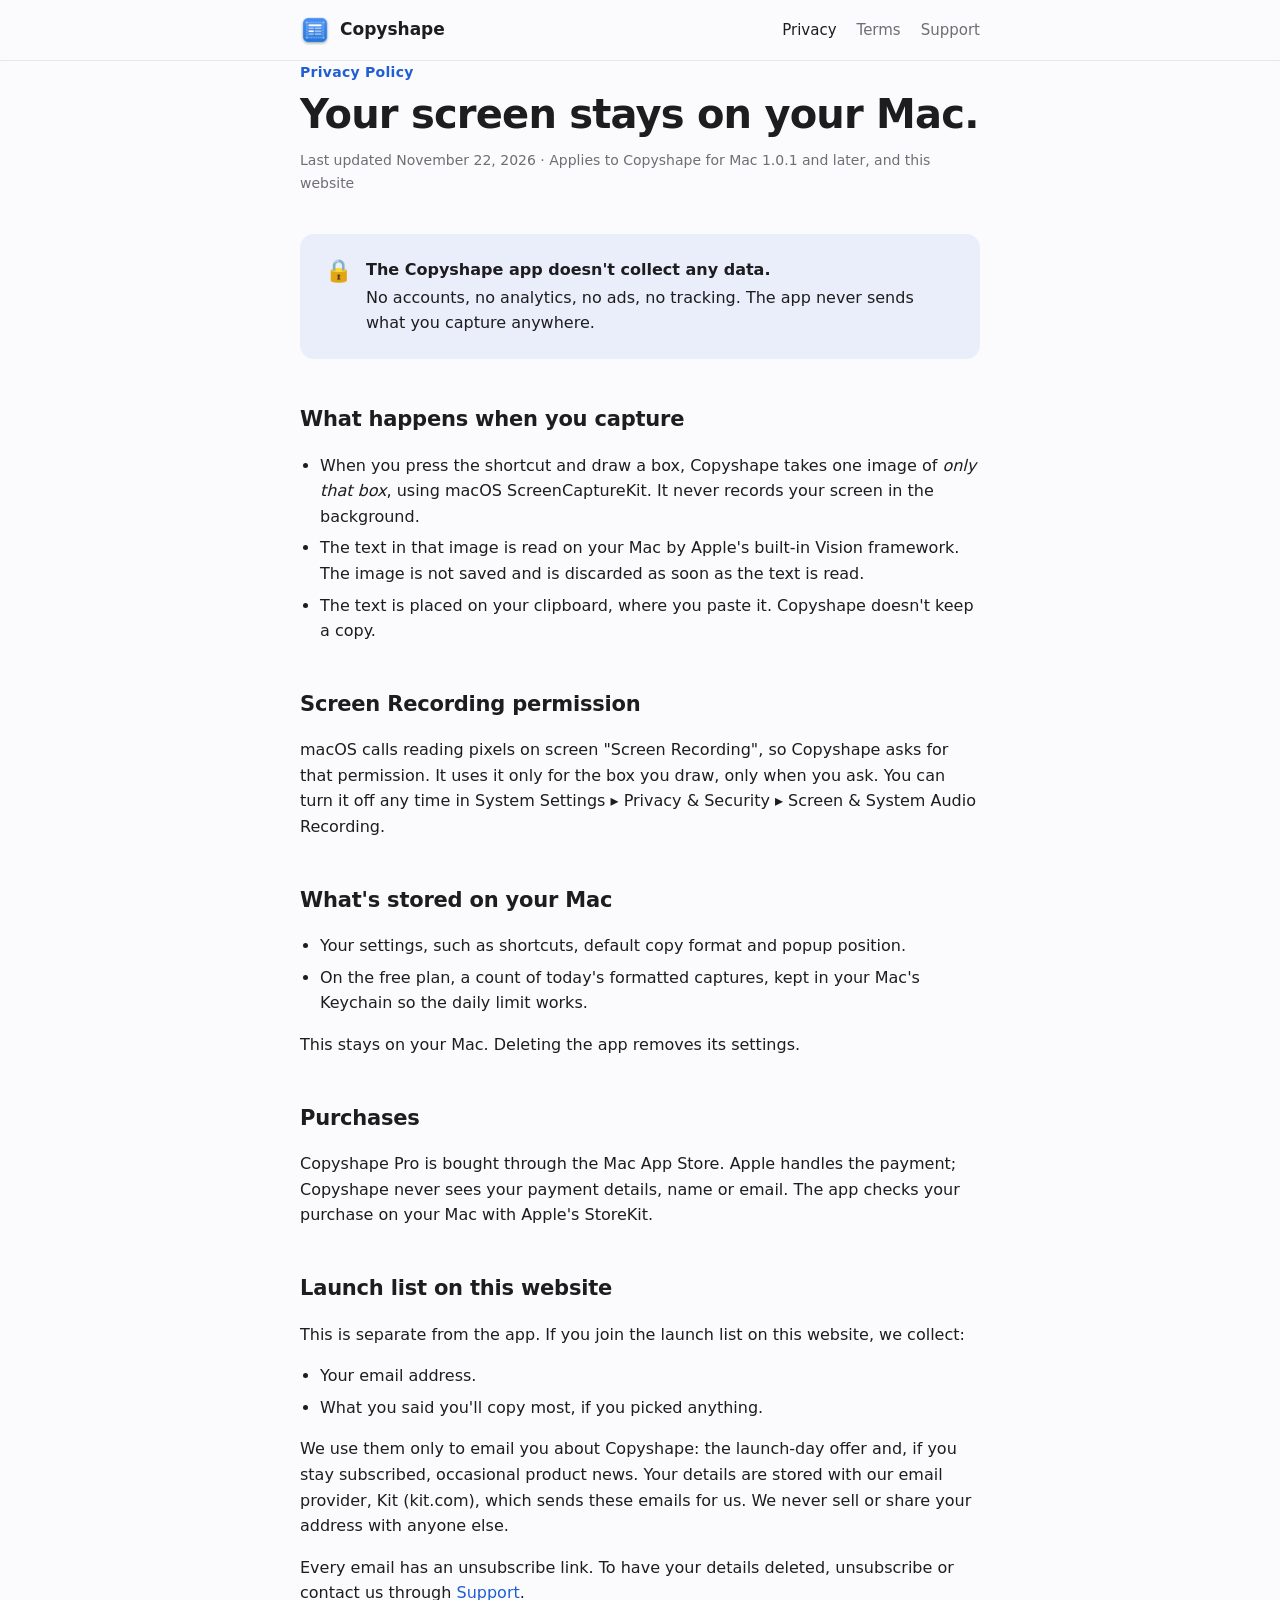
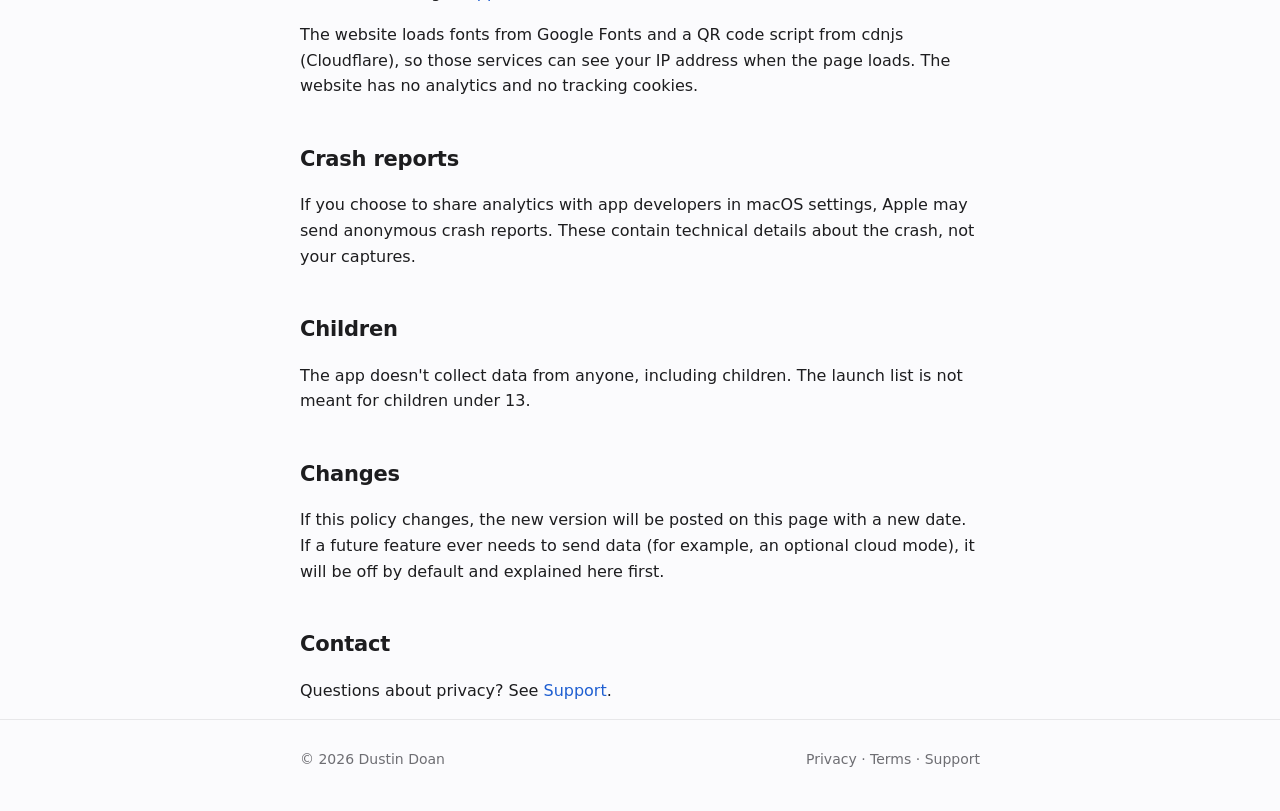
<file: privacy.html>
<!doctype html>
<html lang="en">
<head>
  <meta charset="utf-8">
  <meta name="viewport" content="width=device-width, initial-scale=1">
  <title>Privacy Policy · Copyshape</title>
  <meta name="description" content="Copyshape doesn't collect any data. Text is read on your Mac and stays there.">
  <link rel="icon" href="icon.png">
  <link rel="stylesheet" href="style.css">
</head>
<body>
  <header>
    <div class="wrap">
      <a class="brand" href="./"><img src="icon.png" alt=""><span>Copyshape</span></a>
      <nav><a href="privacy" aria-current="page">Privacy</a><a href="terms">Terms</a><a href="support">Support</a></nav>
    </div>
  </header>

  <main class="wrap">
    <p class="eyebrow">Privacy Policy</p>
    <h1>Your screen stays on your Mac.</h1>
    <p class="updated">Last updated November 22, 2026 · Applies to Copyshape for Mac 1.0.1 and later, and this website</p>

    <div class="card highlight">
      <span class="icon">🔒</span>
      <p><strong>The Copyshape app doesn't collect any data.</strong>No accounts, no analytics, no ads, no tracking. The app never sends what you capture anywhere.</p>
    </div>

    <h2>What happens when you capture</h2>
    <ul>
      <li>When you press the shortcut and draw a box, Copyshape takes one image of <em>only that box</em>, using macOS ScreenCaptureKit. It never records your screen in the background.</li>
      <li>The text in that image is read on your Mac by Apple's built-in Vision framework. The image is not saved and is discarded as soon as the text is read.</li>
      <li>The text is placed on your clipboard, where you paste it. Copyshape doesn't keep a copy.</li>
    </ul>

    <h2>Screen Recording permission</h2>
    <p>macOS calls reading pixels on screen "Screen Recording", so Copyshape asks for that permission. It uses it only for the box you draw, only when you ask. You can turn it off any time in System Settings ▸ Privacy &amp; Security ▸ Screen &amp; System Audio Recording.</p>

    <h2>What's stored on your Mac</h2>
    <ul>
      <li>Your settings, such as shortcuts, default copy format and popup position.</li>
      <li>On the free plan, a count of today's formatted captures, kept in your Mac's Keychain so the daily limit works.</li>
    </ul>
    <p>This stays on your Mac. Deleting the app removes its settings.</p>

    <h2>Purchases</h2>
    <p>Copyshape Pro is bought through the Mac App Store. Apple handles the payment; Copyshape never sees your payment details, name or email. The app checks your purchase on your Mac with Apple's StoreKit.</p>

    <h2>Launch list on this website</h2>
    <p>This is separate from the app. If you join the launch list on this website, we collect:</p>
    <ul>
      <li>Your email address.</li>
      <li>What you said you'll copy most, if you picked anything.</li>
    </ul>
    <p>We use them only to email you about Copyshape: the launch-day offer and, if you stay subscribed, occasional product news. Your details are stored with our email provider, Kit (kit.com), which sends these emails for us. We never sell or share your address with anyone else.</p>
    <p>Every email has an unsubscribe link. To have your details deleted, unsubscribe or contact us through <a href="support">Support</a>.</p>
    <p>The website loads fonts from Google Fonts and a QR code script from cdnjs (Cloudflare), so those services can see your IP address when the page loads. The website has no analytics and no tracking cookies.</p>

    <h2>Crash reports</h2>
    <p>If you choose to share analytics with app developers in macOS settings, Apple may send anonymous crash reports. These contain technical details about the crash, not your captures.</p>

    <h2>Children</h2>
    <p>The app doesn't collect data from anyone, including children. The launch list is not meant for children under 13.</p>

    <h2>Changes</h2>
    <p>If this policy changes, the new version will be posted on this page with a new date. If a future feature ever needs to send data (for example, an optional cloud mode), it will be off by default and explained here first.</p>

    <h2>Contact</h2>
    <p>Questions about privacy? See <a href="support">Support</a>.</p>
  </main>

  <footer>
    <div class="wrap"><span>© 2026 Dustin Doan</span><span><a href="privacy">Privacy</a> · <a href="terms">Terms</a> · <a href="support">Support</a></span></div>
  </footer>
</body>
</html>
</file>
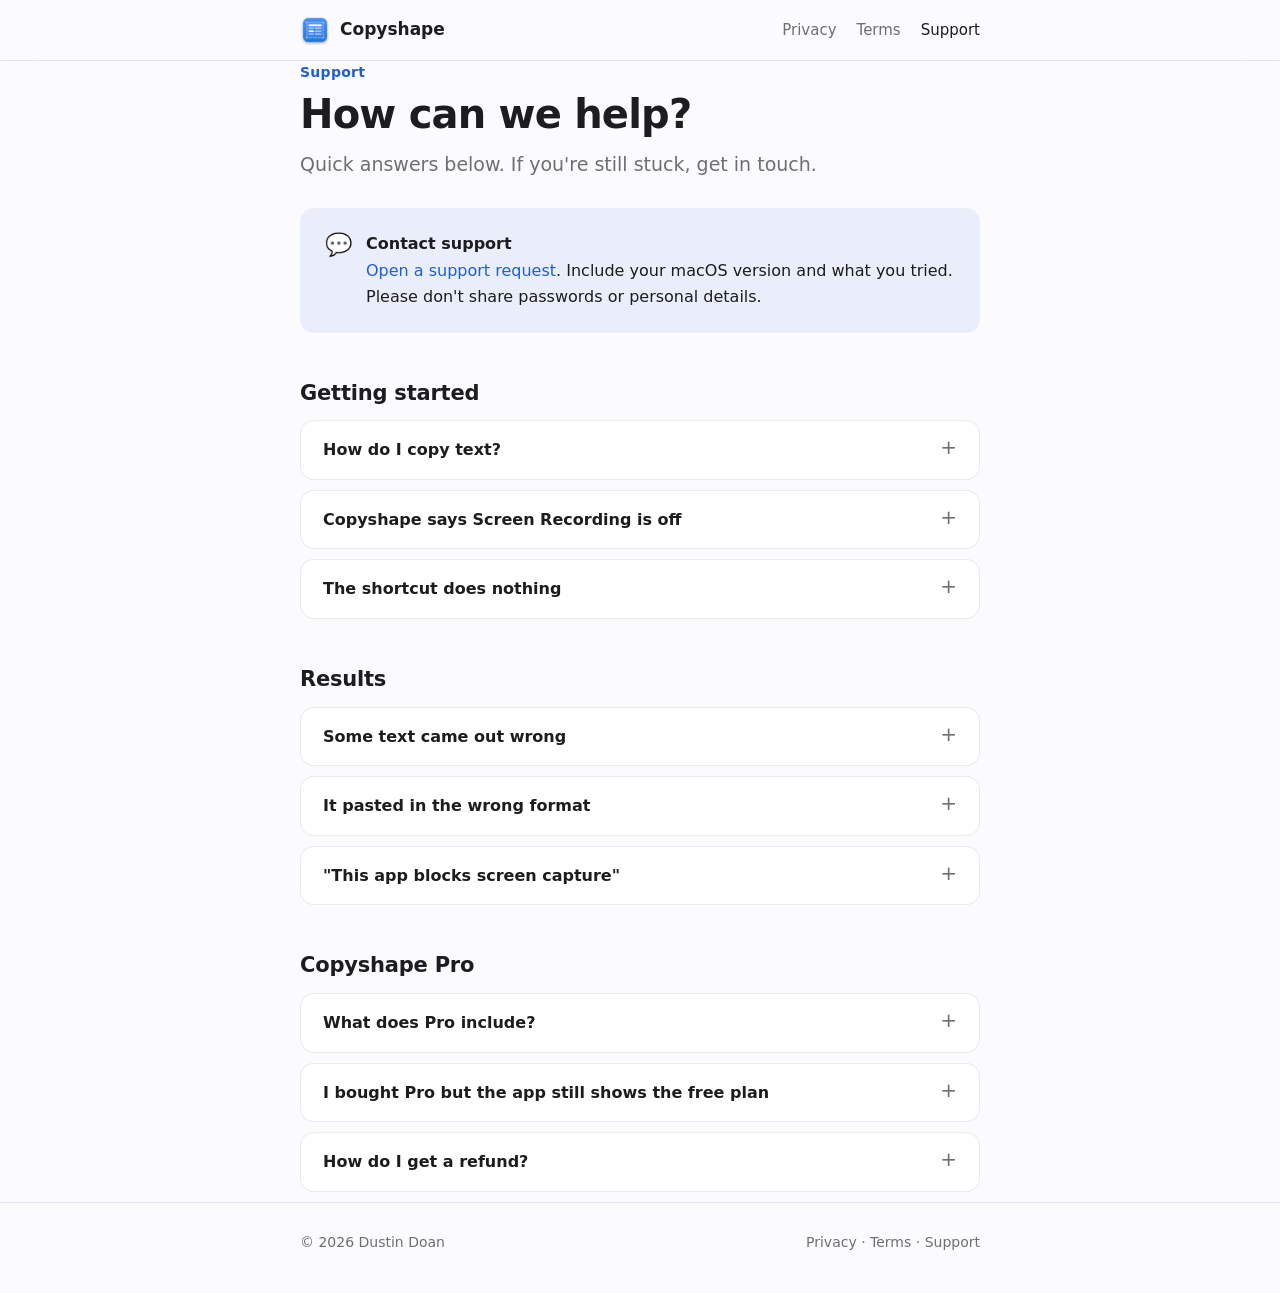
<file: support.html>
<!doctype html>
<html lang="en">
<head>
  <meta charset="utf-8">
  <meta name="viewport" content="width=device-width, initial-scale=1">
  <title>Support · Copyshape</title>
  <meta name="description" content="Help with Copyshape for Mac: permissions, shortcuts, accuracy and purchases.">
  <link rel="icon" href="icon.png">
  <link rel="stylesheet" href="style.css">
</head>
<body>
  <header>
    <div class="wrap">
      <a class="brand" href="./"><img src="icon.png" alt=""><span>Copyshape</span></a>
      <nav><a href="privacy">Privacy</a><a href="terms">Terms</a><a href="support" aria-current="page">Support</a></nav>
    </div>
  </header>

  <main class="wrap">
    <p class="eyebrow">Support</p>
    <h1>How can we help?</h1>
    <p class="lede">Quick answers below. If you're still stuck, get in touch.</p>

    <div class="card highlight" style="margin-top: 28px">
      <span class="icon">💬</span>
      <p><strong>Contact support</strong>
        <a href="https://github.com/DustinDoan315/copyshape-support/issues/new/choose">Open a support request</a>. Include your macOS version and what you tried. Please don't share passwords or personal details.</p>
    </div>

    <h2>Getting started</h2>
    <details>
      <summary>How do I copy text?</summary>
      <p>Press <span class="kbd">⌥⇧C</span> (or click the dashed-square icon in the menu bar and choose Capture Zone), then drag a box over the text. Release, and it's on your clipboard. Paste with <span class="kbd">⌘V</span>.</p>
      <p>Press <span class="kbd">Space</span> instead of dragging to capture a whole window, and <span class="kbd">⌥⇧R</span> to capture the same box again.</p>
    </details>
    <details>
      <summary>Copyshape says Screen Recording is off</summary>
      <ol>
        <li>Open System Settings ▸ Privacy &amp; Security ▸ Screen &amp; System Audio Recording.</li>
        <li>Turn on Copyshape. If it isn't listed, click + and choose Copyshape from Applications.</li>
        <li>When macOS asks, click Quit &amp; Reopen.</li>
      </ol>
      <p>Still off after updating? Select Copyshape in that list, click −, then add it again.</p>
    </details>
    <details>
      <summary>The shortcut does nothing</summary>
      <p>Another app may use the same shortcut. Open Copyshape Settings (<span class="kbd">⌘,</span> from the menu-bar menu) and record a different one. Settings warns you when a shortcut is taken.</p>
    </details>

    <h2>Results</h2>
    <details>
      <summary>Some text came out wrong</summary>
      <ul>
        <li>Zoom in or make the text bigger, then capture again. Small or blurry text is harder to read.</li>
        <li>Draw the box tightly around the text, leaving out toolbars and icons.</li>
        <li>Want each screen line kept as its own line? Turn on "Keep line breaks" in Settings.</li>
      </ul>
    </details>
    <details>
      <summary>It pasted in the wrong format</summary>
      <p>Use Copy as in the result popup: Markdown, CSV or Plain text. You can also set a default in Settings ▸ Copying.</p>
    </details>
    <details>
      <summary>"This app blocks screen capture"</summary>
      <p>Some apps, such as streaming services, protect their content and capture as black. Copyshape doesn't bypass this.</p>
    </details>

    <h2>Copyshape Pro</h2>
    <details>
      <summary>What does Pro include?</summary>
      <p>Unlimited formatted captures (tables, lists, code) and every Copy as format. Plain text is always unlimited, even on the free plan. Pro is a one-time purchase, not a subscription.</p>
    </details>
    <details>
      <summary>I bought Pro but the app still shows the free plan</summary>
      <p>Open Settings and click Restore Purchase. Make sure you're signed in to the same Apple Account in the App Store that you used to buy Pro.</p>
    </details>
    <details>
      <summary>How do I get a refund?</summary>
      <p>Purchases are handled by Apple. Request a refund at <a href="https://reportaproblem.apple.com">reportaproblem.apple.com</a>.</p>
    </details>
  </main>

  <footer>
    <div class="wrap"><span>© 2026 Dustin Doan</span><span><a href="privacy">Privacy</a> · <a href="terms">Terms</a> · <a href="support">Support</a></span></div>
  </footer>
</body>
</html>
</file>
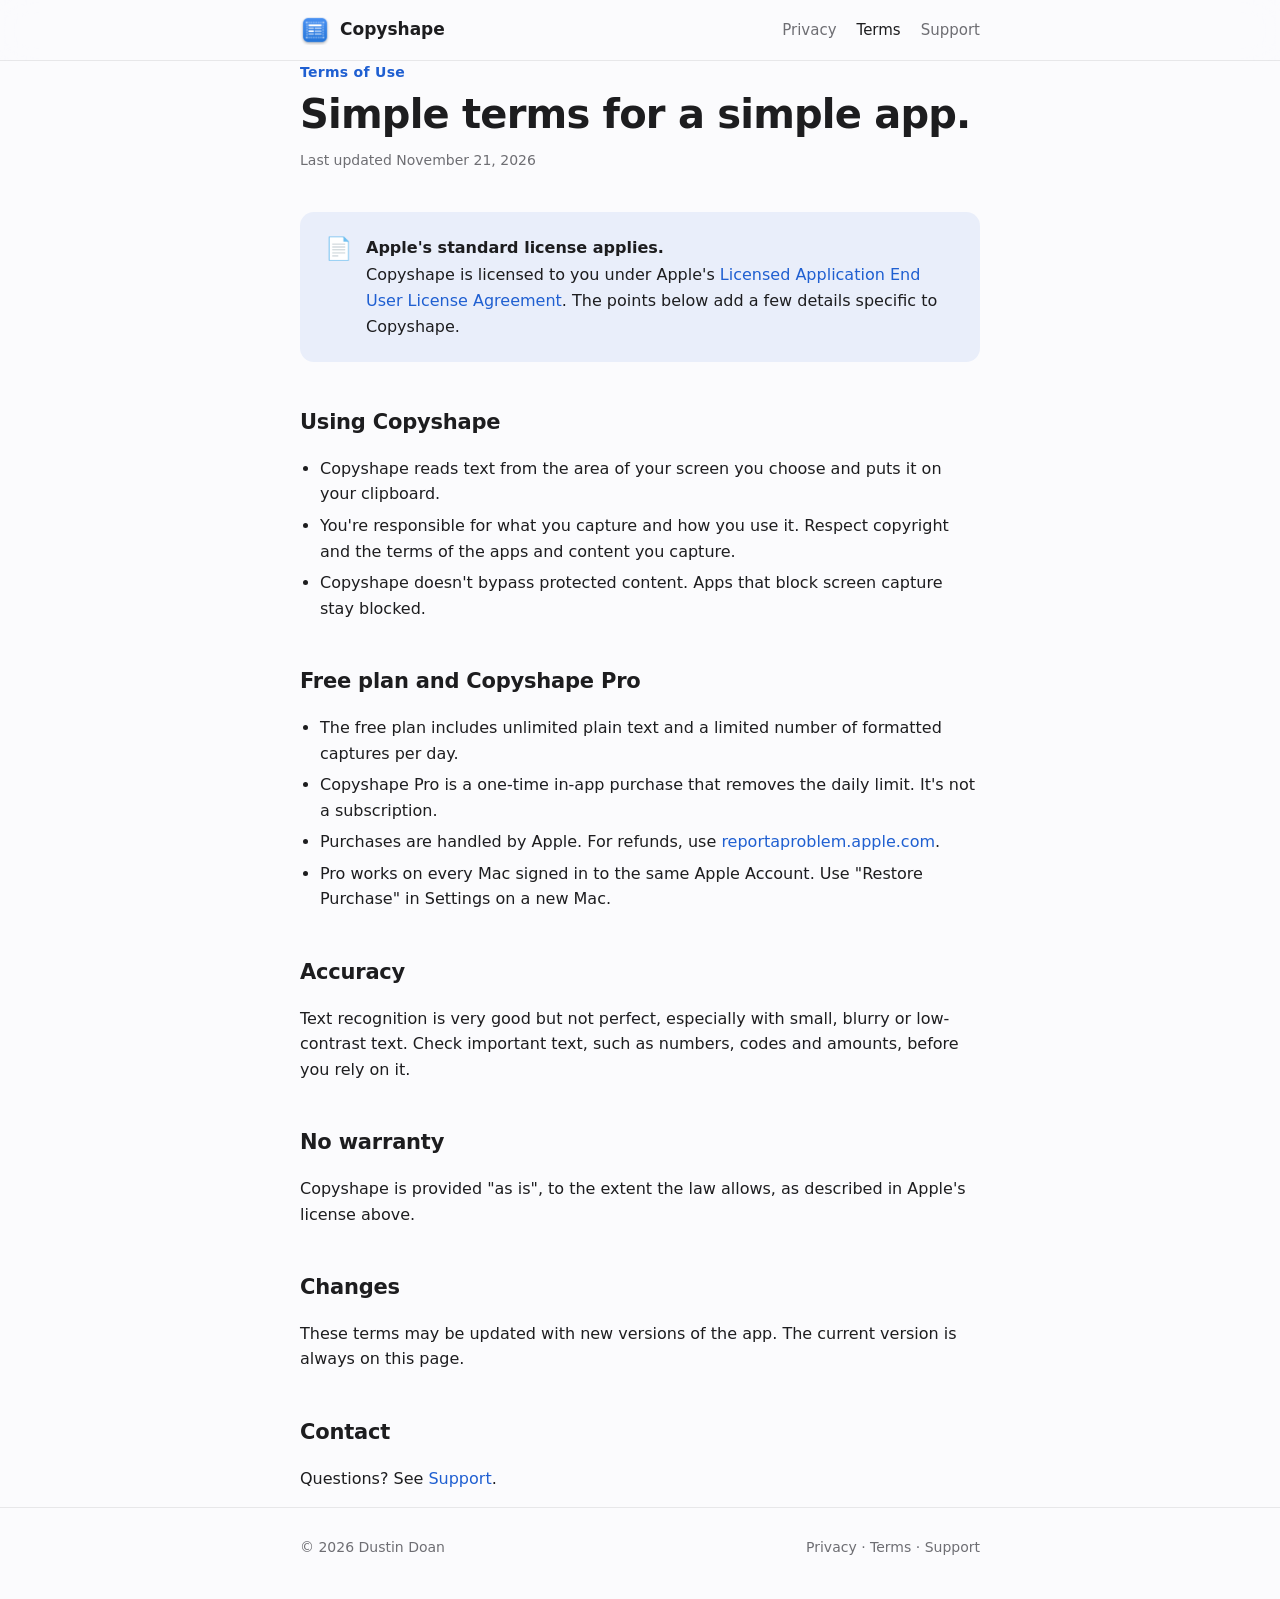
<file: terms.html>
<!doctype html>
<html lang="en">
<head>
  <meta charset="utf-8">
  <meta name="viewport" content="width=device-width, initial-scale=1">
  <title>Terms of Use · Copyshape</title>
  <meta name="description" content="Terms of use for Copyshape for Mac.">
  <link rel="icon" href="icon.png">
  <link rel="stylesheet" href="style.css">
</head>
<body>
  <header>
    <div class="wrap">
      <a class="brand" href="./"><img src="icon.png" alt=""><span>Copyshape</span></a>
      <nav><a href="privacy">Privacy</a><a href="terms" aria-current="page">Terms</a><a href="support">Support</a></nav>
    </div>
  </header>

  <main class="wrap">
    <p class="eyebrow">Terms of Use</p>
    <h1>Simple terms for a simple app.</h1>
    <p class="updated">Last updated November 21, 2026</p>

    <div class="card highlight">
      <span class="icon">📄</span>
      <p><strong>Apple's standard license applies.</strong>Copyshape is licensed to you under Apple's <a href="https://www.apple.com/legal/internet-services/itunes/dev/stdeula/">Licensed Application End User License Agreement</a>. The points below add a few details specific to Copyshape.</p>
    </div>

    <h2>Using Copyshape</h2>
    <ul>
      <li>Copyshape reads text from the area of your screen you choose and puts it on your clipboard.</li>
      <li>You're responsible for what you capture and how you use it. Respect copyright and the terms of the apps and content you capture.</li>
      <li>Copyshape doesn't bypass protected content. Apps that block screen capture stay blocked.</li>
    </ul>

    <h2>Free plan and Copyshape Pro</h2>
    <ul>
      <li>The free plan includes unlimited plain text and a limited number of formatted captures per day.</li>
      <li>Copyshape Pro is a one-time in-app purchase that removes the daily limit. It's not a subscription.</li>
      <li>Purchases are handled by Apple. For refunds, use <a href="https://reportaproblem.apple.com">reportaproblem.apple.com</a>.</li>
      <li>Pro works on every Mac signed in to the same Apple Account. Use "Restore Purchase" in Settings on a new Mac.</li>
    </ul>

    <h2>Accuracy</h2>
    <p>Text recognition is very good but not perfect, especially with small, blurry or low-contrast text. Check important text, such as numbers, codes and amounts, before you rely on it.</p>

    <h2>No warranty</h2>
    <p>Copyshape is provided "as is", to the extent the law allows, as described in Apple's license above.</p>

    <h2>Changes</h2>
    <p>These terms may be updated with new versions of the app. The current version is always on this page.</p>

    <h2>Contact</h2>
    <p>Questions? See <a href="support">Support</a>.</p>
  </main>

  <footer>
    <div class="wrap"><span>© 2026 Dustin Doan</span><span><a href="privacy">Privacy</a> · <a href="terms">Terms</a> · <a href="support">Support</a></span></div>
  </footer>
</body>
</html>
</file>
<file: style.css>
:root {
  --bg: #fbfbfd;
  --surface: #ffffff;
  --text: #1d1d1f;
  --muted: #6e6e73;
  --line: rgba(0, 0, 0, 0.08);
  --accent: #1f5fd1;
  --accent-soft: rgba(31, 95, 209, 0.08);
  --radius: 14px;
  color-scheme: light dark;
}

@media (prefers-color-scheme: dark) {
  :root {
    --bg: #111113;
    --surface: #1c1c1f;
    --text: #f5f5f7;
    --muted: #a1a1a6;
    --line: rgba(255, 255, 255, 0.09);
    --accent: #5b8ff0;
    --accent-soft: rgba(91, 143, 240, 0.12);
  }
}

* { box-sizing: border-box; }

html { -webkit-text-size-adjust: 100%; }

body {
  margin: 0;
  background: var(--bg);
  color: var(--text);
  font: 16px/1.6 -apple-system, BlinkMacSystemFont, "SF Pro Text", "Inter", "Segoe UI", system-ui, sans-serif;
  -webkit-font-smoothing: antialiased;
}

a { color: var(--accent); text-decoration: none; }
a:hover { text-decoration: underline; }

.wrap { max-width: 720px; margin: 0 auto; padding: 0 20px; }

/* Header */
header { border-bottom: 1px solid var(--line); position: sticky; top: 0; backdrop-filter: saturate(180%) blur(16px); background: color-mix(in srgb, var(--bg) 82%, transparent); z-index: 1; }
header .wrap { display: flex; align-items: center; justify-content: space-between; height: 60px; gap: 16px; }
.brand { display: flex; align-items: center; gap: 10px; color: var(--text); font-weight: 600; font-size: 17px; }
.brand:hover { text-decoration: none; }
.brand img { width: 30px; height: 30px; }
nav { display: flex; gap: 20px; font-size: 15px; }
nav a { color: var(--muted); }
nav a[aria-current="page"] { color: var(--text); font-weight: 500; }

/* Page */
main { padding: 56px 0 72px; }
.eyebrow { color: var(--accent); font-weight: 600; font-size: 14px; letter-spacing: 0.02em; margin: 0 0 8px; }
h1 { font-size: clamp(30px, 6vw, 40px); line-height: 1.15; letter-spacing: -0.02em; margin: 0 0 12px; }
.lede { font-size: 19px; color: var(--muted); margin: 0 0 8px; }
.updated { font-size: 14px; color: var(--muted); margin: 0 0 40px; }
h2 { font-size: 21px; letter-spacing: -0.01em; margin: 44px 0 10px; }
h3 { font-size: 17px; margin: 0 0 6px; }
p, li { color: var(--text); }
ul { padding-left: 20px; }
li { margin: 6px 0; }

/* Cards */
.card { background: var(--surface); border: 1px solid var(--line); border-radius: var(--radius); padding: 22px 24px; }
.highlight { background: var(--accent-soft); border-color: transparent; display: flex; gap: 14px; align-items: flex-start; margin: 8px 0 8px; }
.highlight .icon { font-size: 22px; line-height: 1.3; }
.highlight p { margin: 0; }
.highlight strong { display: block; margin-bottom: 2px; }
.grid { display: grid; grid-template-columns: repeat(auto-fit, minmax(200px, 1fr)); gap: 12px; margin: 24px 0; }
.grid .card p { margin: 0; color: var(--muted); font-size: 15px; }

/* FAQ */
details { background: var(--surface); border: 1px solid var(--line); border-radius: var(--radius); padding: 0 22px; margin: 10px 0; }
summary { cursor: pointer; list-style: none; padding: 16px 0; font-weight: 600; display: flex; justify-content: space-between; gap: 12px; }
summary::-webkit-details-marker { display: none; }
summary::after { content: "+"; color: var(--muted); font-weight: 400; font-size: 20px; line-height: 1; }
details[open] summary::after { content: "–"; }
details > *:not(summary) { margin-top: 0; }
details[open] { padding-bottom: 6px; }

.kbd { font: 600 13px/1 ui-rounded, -apple-system, sans-serif; border: 1px solid var(--line); border-bottom-width: 2px; border-radius: 6px; padding: 3px 6px; background: var(--surface); white-space: nowrap; }

/* Home */
.hero { text-align: center; padding: 24px 0 8px; }
.hero img { width: 112px; height: 112px; margin-bottom: 18px; }
.hero .lede { max-width: 520px; margin: 0 auto 28px; }
.button { display: inline-block; background: var(--accent); color: #fff; font-weight: 600; padding: 11px 22px; border-radius: 999px; }
.button:hover { text-decoration: none; opacity: 0.9; }

/* Footer */
footer { border-top: 1px solid var(--line); padding: 28px 0 40px; color: var(--muted); font-size: 14px; }
footer .wrap { display: flex; justify-content: space-between; flex-wrap: wrap; gap: 12px; }
footer a { color: var(--muted); }

@media (max-width: 520px) {
  nav { gap: 14px; font-size: 14px; }
  .brand span { display: none; }
  main { padding-top: 36px; }
}
</file>
